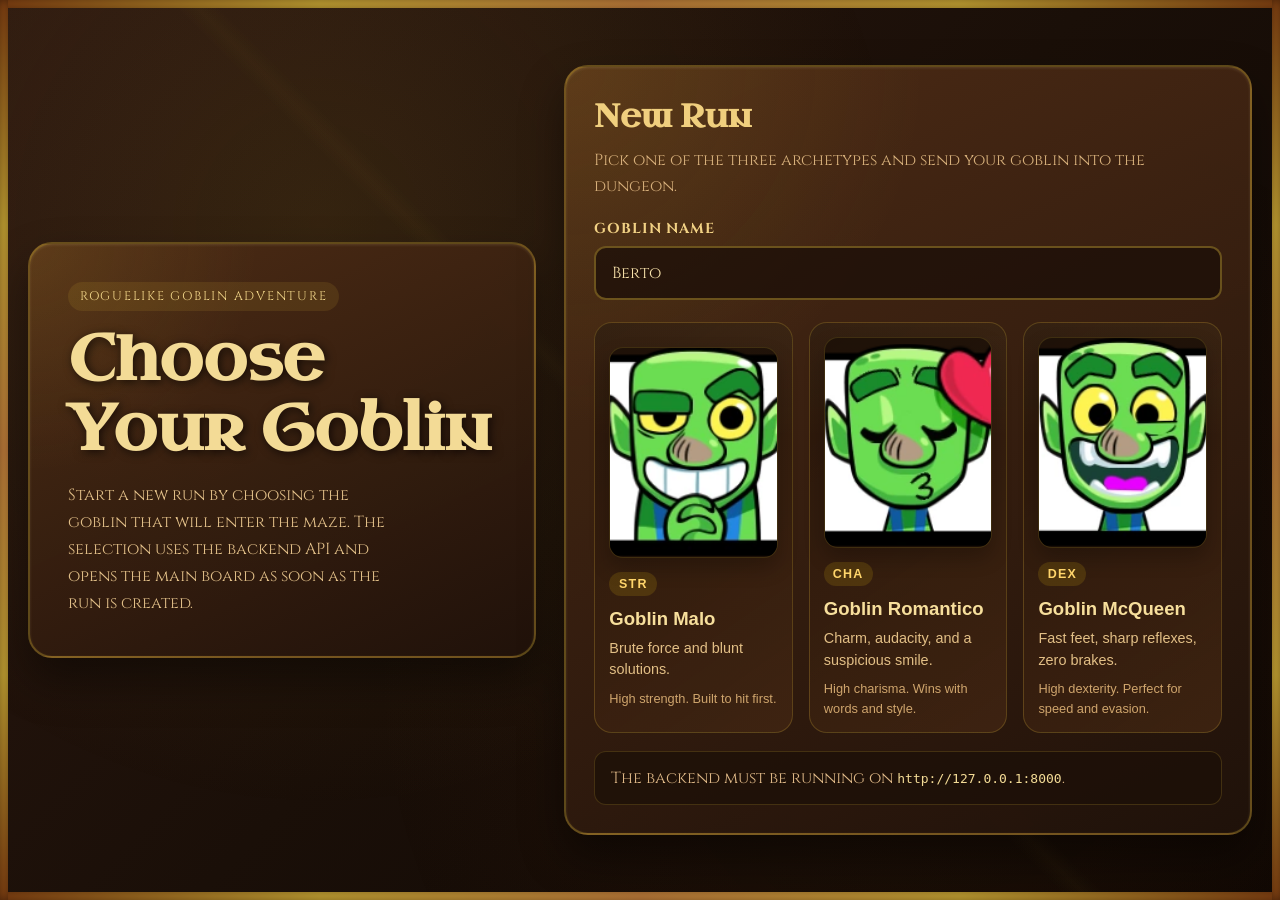
<file: frontend/index.html>
<!DOCTYPE html>
<html lang="en">
<head>
    <meta charset="UTF-8">
    <meta name="viewport" content="width=device-width, initial-scale=1.0">
    <title>Goblins y Mazmorras</title>
    <link rel="preconnect" href="https://fonts.googleapis.com">
    <link rel="preconnect" href="https://fonts.gstatic.com" crossorigin>
    <link href="https://fonts.googleapis.com/css2?family=Cinzel:wght@400;600;700&family=Uncial+Antiqua&display=swap" rel="stylesheet">
    <link rel="stylesheet" href="style.css">
</head>
<body>
    <div class="game-overlay">
        <div class="title-banner">
            <h1 class="game-title">Goblins y Mazmorras</h1>
            <div class="subtitle">Journey to the Inner Sanctum</div>
        </div>
        
        <div class="game-info">
            <div class="info-panel">
                <div class="panel-title">Quest Log</div>
                <div class="quest-text">Find the doors to breach the fortified walls</div>
            </div>
            
            <div class="stats-panel">
                <div class="panel-title">Goblin Stats</div>
                <div class="goblin-profile">
                    <img id="chosenGoblinPortrait" class="goblin-profile-image" src="../src/GoblinRomantico.webp" alt="Goblin elegido">
                    <div class="goblin-profile-copy">
                        <div class="goblin-profile-label">Aventurero actual</div>
                        <div class="goblin-profile-name" id="chosenGoblinName">Goblin Aventurero</div>
                    </div>
                </div>
                <div class="stats-container">
                    <div class="stat-item">
                        <span class="stat-icon">💪</span>
                        <span class="stat-label">Fuerza:</span>
                        <span class="stat-value" id="statFuerza">-</span>
                    </div>
                    <div class="stat-item">
                        <span class="stat-icon">🗣️</span>
                        <span class="stat-label">Carisma:</span>
                        <span class="stat-value" id="statCarisma">-</span>
                    </div>
                    <div class="stat-item">
                        <span class="stat-icon">⚡</span>
                        <span class="stat-label">Destreza:</span>
                        <span class="stat-value" id="statDestreza">-</span>
                    </div>
                    <div class="stat-item">
                        <span class="stat-icon">❤️</span>
                        <span class="stat-label">HP:</span>
                        <span class="stat-value" id="statHP">-</span>
                    </div>
                </div>
                <button id="newRunBtn" class="new-run-btn">Nueva Partida</button>
            </div>
        </div>

        <button id="inventoryButton" class="inventory-button" type="button">Inventario</button>
    </div>
    
    <canvas id="gameCanvas"></canvas>

    <div id="inventoryModal" class="inventory-modal hidden">
        <div class="inventory-panel">
            <div class="inventory-header">
                <h3>Inventario</h3>
                <button id="closeInventoryBtn" class="close-btn" type="button">×</button>
            </div>
            <div id="inventoryStatus" class="inventory-status">Cargando inventario...</div>
            <section class="equipped-panel">
                <h4 class="equipped-title">Equipado</h4>
                <div id="equippedList" class="equipped-list"></div>
            </section>
            <div id="inventoryList" class="inventory-list"></div>
        </div>
    </div>
    
    <!-- Event Chat Modal -->
    <div id="eventChatModal" class="chat-modal hidden">
        <div class="chat-container">
            <div class="chat-header">
                <h3>Game Master</h3>
                <button id="closeChatBtn" class="close-btn">×</button>
            </div>
            <div class="event-stats-panel" id="eventStatsPanel">
                <div class="goblin-stats">
                    <h4>Goblin Stats</h4>
                    <div class="stats-row">
                        <div class="stat-item">
                            <span class="stat-icon">💪</span>
                            <span class="stat-label">Fuerza:</span>
                            <span class="stat-value" id="goblinStrength">0</span>
                        </div>
                        <div class="stat-item">
                            <span class="stat-icon">💬</span>
                            <span class="stat-label">Carisma:</span>
                            <span class="stat-value" id="goblinCharisma">0</span>
                        </div>
                        <div class="stat-item">
                            <span class="stat-icon">⚡</span>
                            <span class="stat-label">Destreza:</span>
                            <span class="stat-value" id="goblinAgility">0</span>
                        </div>
                    </div>
                </div>
                <div class="event-requirements" id="eventRequirements">
                    <h4>Requirements</h4>
                    <div class="requirement-bars">
                        <div class="requirement-bar" id="strengthReq">
                            <div class="req-label">
                                <span class="req-icon">💪</span>
                                <span class="req-text">Fuerza</span>
                                <span class="req-value">0/0</span>
                            </div>
                            <div class="req-progress">
                                <div class="req-fill"></div>
                            </div>
                        </div>
                        <div class="requirement-bar" id="charismaReq">
                            <div class="req-label">
                                <span class="req-icon">💬</span>
                                <span class="req-text">Carisma</span>
                                <span class="req-value">0/0</span>
                            </div>
                            <div class="req-progress">
                                <div class="req-fill"></div>
                            </div>
                        </div>
                        <div class="requirement-bar" id="agilityReq">
                            <div class="req-label">
                                <span class="req-icon">⚡</span>
                                <span class="req-text">Destreza</span>
                                <span class="req-value">0/0</span>
                            </div>
                            <div class="req-progress">
                                <div class="req-fill"></div>
                            </div>
                        </div>
                    </div>
                </div>
            </div>
            <div class="chat-messages" id="chatMessages">
                <!-- Messages will be added here dynamically -->
            </div>
            <div class="chat-input-area">
                <input type="text" id="chatInput" placeholder="¿Qué haces?" maxlength="200">
                <button id="sendChatBtn">Enviar</button>
            </div>
            <div class="chat-loading hidden" id="chatLoading">
                <div class="loading-spinner"></div>
                <span>Evaluando tu acción...</span>
            </div>
        </div>
    </div>
    
    <div class="medieval-border top"></div>
    <div class="medieval-border bottom"></div>
    <div class="medieval-border left"></div>
    <div class="medieval-border right"></div>
    
    <script src="config.js"></script>
    <script src="game.js"></script>
</body>
</html>
</file>
<file: frontend/style.css>
/* Medieval Theme Styles */
* {
    margin: 0;
    padding: 0;
    box-sizing: border-box;
}

body {
    font-family: 'Cinzel', serif;
    background: linear-gradient(135deg, #2c1810 0%, #1a0f08 50%, #0d0704 100%);
    background-attachment: fixed;
    overflow: hidden;
    position: relative;
    color: #d4af37;
}

body.start-screen {
    overflow: auto;
}

/* Parchment texture overlay */
body::before {
    content: '';
    position: fixed;
    top: 0;
    left: 0;
    width: 100%;
    height: 100%;
    background-image: 
        radial-gradient(circle at 25% 25%, rgba(212, 175, 55, 0.1) 0%, transparent 50%),
        radial-gradient(circle at 75% 75%, rgba(139, 69, 19, 0.1) 0%, transparent 50%),
        linear-gradient(45deg, transparent 49%, rgba(212, 175, 55, 0.03) 50%, transparent 51%);
    pointer-events: none;
    z-index: 1;
}

#gameCanvas {
    display: block;
    cursor: crosshair;
    position: relative;
    z-index: 2;
    border-radius: 8px;
    box-shadow: 
        inset 0 0 50px rgba(0, 0, 0, 0.5),
        0 0 30px rgba(212, 175, 55, 0.3);
}

/* Medieval Borders */
.medieval-border {
    position: fixed;
    background: linear-gradient(45deg, #8b4513, #d4af37, #8b4513);
    z-index: 3;
    box-shadow: inset 0 0 10px rgba(0, 0, 0, 0.5);
}

.medieval-border.top {
    top: 0;
    left: 0;
    right: 0;
    height: 8px;
    background: linear-gradient(to right, #8b4513, #d4af37, #cd853f, #d4af37, #8b4513);
}

.medieval-border.bottom {
    bottom: 0;
    left: 0;
    right: 0;
    height: 8px;
    background: linear-gradient(to right, #8b4513, #d4af37, #cd853f, #d4af37, #8b4513);
}

.medieval-border.left {
    top: 0;
    bottom: 0;
    left: 0;
    width: 8px;
    background: linear-gradient(to bottom, #8b4513, #d4af37, #cd853f, #d4af37, #8b4513);
}

.medieval-border.right {
    top: 0;
    bottom: 0;
    right: 0;
    width: 8px;
    background: linear-gradient(to bottom, #8b4513, #d4af37, #cd853f, #d4af37, #8b4513);
}

/* Game Overlay */
.game-overlay {
    position: fixed;
    top: 20px;
    left: 20px;
    right: 20px;
    z-index: 4;
    pointer-events: none;
}

.title-banner {
    text-align: center;
    margin-bottom: 20px;
    background: linear-gradient(135deg, rgba(139, 69, 19, 0.9), rgba(160, 82, 45, 0.9));
    border: 3px solid #d4af37;
    border-radius: 15px;
    padding: 15px 30px;
    box-shadow: 
        0 8px 32px rgba(0, 0, 0, 0.6),
        inset 0 2px 4px rgba(212, 175, 55, 0.3);
    backdrop-filter: blur(5px);
}

.game-title {
    font-family: 'Uncial Antiqua', cursive;
    font-size: 2.5rem;
    color: #d4af37;
    text-shadow: 
        2px 2px 4px rgba(0, 0, 0, 0.8),
        0 0 10px rgba(212, 175, 55, 0.5);
    margin-bottom: 5px;
    letter-spacing: 2px;
}

.subtitle {
    font-size: 1rem;
    color: #cd853f;
    font-style: italic;
    text-shadow: 1px 1px 2px rgba(0, 0, 0, 0.8);
    letter-spacing: 1px;
}

.game-info {
    position: fixed;
    top: 120px;
    right: 20px;
    width: 280px;
    pointer-events: auto;
}

.info-panel {
    background: linear-gradient(135deg, rgba(139, 69, 19, 0.95), rgba(101, 67, 33, 0.95));
    border: 2px solid #d4af37;
    border-radius: 10px;
    padding: 15px;
    box-shadow: 
        0 6px 20px rgba(0, 0, 0, 0.6),
        inset 0 1px 3px rgba(212, 175, 55, 0.2);
    backdrop-filter: blur(3px);
    pointer-events: auto;
}

.panel-title {
    font-size: 1.1rem;
    font-weight: 600;
    color: #d4af37;
    text-align: center;
    margin-bottom: 10px;
    text-shadow: 1px 1px 2px rgba(0, 0, 0, 0.8);
    border-bottom: 1px solid rgba(212, 175, 55, 0.3);
    padding-bottom: 5px;
}

.quest-text {
    font-size: 0.9rem;
    color: #deb887;
    line-height: 1.4;
    text-shadow: 1px 1px 1px rgba(0, 0, 0, 0.6);
}

/* Start Screen */
.start-shell {
    position: relative;
    z-index: 2;
    min-height: 100vh;
    padding: 48px 28px;
    display: grid;
    grid-template-columns: minmax(280px, 0.85fr) minmax(420px, 1.15fr);
    gap: 28px;
    align-items: center;
}

.start-hero,
.start-panel {
    border: 2px solid rgba(212, 175, 55, 0.34);
    border-radius: 24px;
    background:
        radial-gradient(circle at top left, rgba(212, 175, 55, 0.12), transparent 35%),
        linear-gradient(155deg, rgba(79, 45, 22, 0.95), rgba(32, 18, 10, 0.97));
    box-shadow:
        0 22px 44px rgba(0, 0, 0, 0.42),
        inset 0 1px 3px rgba(255, 230, 160, 0.14);
}

.start-hero {
    padding: 38px;
}

.start-kicker {
    display: inline-block;
    margin-bottom: 14px;
    padding: 6px 12px;
    border-radius: 999px;
    background: rgba(212, 175, 55, 0.12);
    color: #f5d98b;
    font-size: 0.78rem;
    letter-spacing: 0.14em;
    text-transform: uppercase;
}

.start-title {
    font-family: 'Uncial Antiqua', cursive;
    font-size: clamp(2.3rem, 5vw, 4.2rem);
    line-height: 1.08;
    margin-bottom: 18px;
    color: #f3db96;
    text-shadow: 2px 2px 10px rgba(0, 0, 0, 0.65);
}

.start-copy {
    max-width: 34ch;
    color: #e1bf88;
    font-size: 1rem;
    line-height: 1.7;
}

.start-panel {
    padding: 28px;
}

.start-panel-header {
    margin-bottom: 20px;
}

.start-panel-title {
    margin-bottom: 10px;
    font-family: 'Uncial Antiqua', cursive;
    font-size: 2rem;
    color: #f0cf7e;
}

.start-panel-subtitle {
    color: #d7b07b;
    line-height: 1.6;
}

.start-label {
    display: block;
    margin-bottom: 8px;
    color: #f1d184;
    font-size: 0.9rem;
    font-weight: 700;
    letter-spacing: 0.06em;
    text-transform: uppercase;
}

.start-input {
    width: 100%;
    margin-bottom: 22px;
    padding: 14px 16px;
    border: 2px solid rgba(212, 175, 55, 0.4);
    border-radius: 12px;
    background: rgba(28, 15, 8, 0.76);
    color: #f8e2aa;
    font-family: 'Cinzel', serif;
    font-size: 1rem;
    outline: none;
    transition: border-color 0.2s ease, box-shadow 0.2s ease;
}

.start-input:focus {
    border-color: #f1c40f;
    box-shadow: 0 0 0 4px rgba(241, 196, 15, 0.12);
}

.character-grid {
    display: grid;
    grid-template-columns: repeat(3, minmax(0, 1fr));
    gap: 16px;
}

.character-card {
    text-align: left;
    padding: 14px;
    border: 1px solid rgba(212, 175, 55, 0.24);
    border-radius: 18px;
    background:
        linear-gradient(180deg, rgba(255, 220, 140, 0.05), transparent 28%),
        linear-gradient(145deg, rgba(40, 22, 10, 0.92), rgba(68, 39, 19, 0.74));
    color: inherit;
    cursor: pointer;
    transition: transform 0.2s ease, border-color 0.2s ease, box-shadow 0.2s ease;
}

.character-card:hover {
    transform: translateY(-4px);
    border-color: rgba(241, 196, 15, 0.65);
    box-shadow: 0 14px 26px rgba(0, 0, 0, 0.28);
}

.character-card:disabled {
    cursor: progress;
    opacity: 0.75;
}

.character-card.is-loading {
    transform: none;
}

.character-art {
    display: block;
    width: 100%;
    aspect-ratio: 4 / 5;
    object-fit: cover;
    object-position: center top;
    border-radius: 14px;
    margin-bottom: 14px;
    border: 1px solid rgba(212, 175, 55, 0.18);
    box-shadow: 0 10px 20px rgba(0, 0, 0, 0.24);
    background: rgba(20, 11, 5, 0.65);
}

.character-badge {
    display: inline-flex;
    align-items: center;
    justify-content: center;
    min-width: 48px;
    padding: 5px 9px;
    border-radius: 999px;
    margin-bottom: 12px;
    background: rgba(241, 196, 15, 0.14);
    color: #ffd56b;
    font-size: 0.78rem;
    font-weight: 700;
    letter-spacing: 0.1em;
}

.character-name {
    color: #f7df9c;
    font-size: 1.16rem;
    margin-bottom: 8px;
}

.character-tagline {
    color: #e2bf86;
    font-size: 0.9rem;
    line-height: 1.5;
    margin-bottom: 8px;
}

.character-stats {
    color: #cfa56d;
    font-size: 0.8rem;
    line-height: 1.5;
}

.start-status {
    margin-top: 18px;
    padding: 14px 16px;
    border-radius: 12px;
    background: rgba(28, 16, 8, 0.72);
    border: 1px solid rgba(212, 175, 55, 0.2);
    color: #deb887;
    line-height: 1.5;
}

.start-status code {
    color: #f3db96;
}

.start-status.is-error {
    color: #f5b7b1;
    border-color: rgba(231, 76, 60, 0.35);
}

.start-status.is-success {
    color: #d8c28a;
}

/* Stats Panel */
.stats-panel {
    background: linear-gradient(135deg, rgba(139, 69, 19, 0.95), rgba(101, 67, 33, 0.95));
    border: 2px solid #d4af37;
    border-radius: 10px;
    padding: 15px;
    margin-top: 15px;
    box-shadow: 
        0 6px 20px rgba(0, 0, 0, 0.6),
        inset 0 1px 3px rgba(212, 175, 55, 0.2);
    backdrop-filter: blur(3px);
    pointer-events: auto;
}

.goblin-profile {
    display: grid;
    grid-template-columns: 72px 1fr;
    gap: 12px;
    align-items: center;
    margin-bottom: 14px;
    padding: 10px;
    border: 1px solid rgba(212, 175, 55, 0.22);
    border-radius: 12px;
    background:
        radial-gradient(circle at top left, rgba(255, 222, 148, 0.12), transparent 40%),
        rgba(48, 26, 12, 0.72);
}

.goblin-profile-image {
    display: block;
    width: 72px;
    height: 72px;
    object-fit: cover;
    object-position: center top;
    border-radius: 14px;
    border: 2px solid rgba(212, 175, 55, 0.5);
    box-shadow: 0 8px 18px rgba(0, 0, 0, 0.32);
    background: rgba(20, 11, 5, 0.7);
}

.goblin-profile-copy {
    min-width: 0;
}

.goblin-profile-label {
    color: #cfa56d;
    font-size: 0.72rem;
    text-transform: uppercase;
    letter-spacing: 0.08em;
    margin-bottom: 4px;
}

.goblin-profile-name {
    color: #f5deb0;
    font-size: 1rem;
    font-weight: 700;
    line-height: 1.3;
    text-shadow: 1px 1px 2px rgba(0, 0, 0, 0.75);
    overflow-wrap: anywhere;
}

.inventory-button {
    position: fixed;
    left: 20px;
    top: 120px;
    z-index: 5;
    pointer-events: auto;
    padding: 12px 18px;
    border: 2px solid #d4af37;
    border-radius: 10px;
    background: linear-gradient(135deg, rgba(139, 69, 19, 0.96), rgba(101, 67, 33, 0.96));
    color: #f6deb0;
    font-family: 'Cinzel', serif;
    font-weight: 700;
    letter-spacing: 0.3px;
    cursor: pointer;
    box-shadow:
        0 6px 20px rgba(0, 0, 0, 0.55),
        inset 0 1px 2px rgba(212, 175, 55, 0.25);
    transition: transform 0.2s ease, box-shadow 0.2s ease, background 0.2s ease;
}

.inventory-button:hover {
    transform: translateY(-1px);
    background: linear-gradient(135deg, rgba(160, 82, 45, 0.98), rgba(139, 69, 19, 0.98));
    box-shadow:
        0 8px 24px rgba(0, 0, 0, 0.62),
        inset 0 1px 2px rgba(212, 175, 55, 0.35);
}

.inventory-button:active {
    transform: translateY(0);
}

.inventory-modal {
    position: fixed;
    inset: 0;
    z-index: 1200;
    display: flex;
    justify-content: center;
    align-items: center;
    padding: 24px;
    background: rgba(7, 4, 2, 0.78);
    backdrop-filter: blur(6px);
}

.inventory-modal.hidden {
    display: none;
}

.inventory-panel {
    width: min(92vw, 760px);
    max-height: 82vh;
    overflow: auto;
    padding: 20px;
    border-radius: 16px;
    border: 3px solid #d4af37;
    background: linear-gradient(135deg, rgba(139, 69, 19, 0.97), rgba(101, 67, 33, 0.97));
    box-shadow:
        0 18px 50px rgba(0, 0, 0, 0.72),
        inset 0 1px 3px rgba(212, 175, 55, 0.25);
}

.inventory-header {
    display: flex;
    justify-content: space-between;
    align-items: center;
    gap: 12px;
    margin-bottom: 12px;
}

.inventory-header h3 {
    margin: 0;
    color: #d4af37;
    font-size: 1.2rem;
}

.inventory-status {
    margin-bottom: 10px;
    color: #deb887;
}

.inventory-status.is-error {
    color: #ffb3b3;
}

.inventory-list {
    display: grid;
    gap: 12px;
}

.inventory-item {
    padding: 14px;
    border-radius: 12px;
    background: rgba(44, 24, 16, 0.46);
    border: 1px solid rgba(212, 175, 55, 0.18);
}

.inventory-item-title {
    display: flex;
    justify-content: space-between;
    align-items: center;
    gap: 12px;
    margin-bottom: 6px;
}

.inventory-item-name {
    color: #f6deb0;
    font-weight: 700;
}

.inventory-item-qty {
    color: #d4af37;
    font-size: 0.9rem;
}

.inventory-item-meta,
.inventory-item-description,
.inventory-item-stats {
    color: #deb887;
    font-size: 0.9rem;
    margin-top: 5px;
}

.stats-container {
    display: flex;
    flex-direction: column;
    gap: 8px;
}

.stat-item {
    display: flex;
    align-items: center;
    gap: 8px;
    padding: 5px 0;
}

.stat-icon {
    font-size: 1.1rem;
    width: 20px;
    text-align: center;
}

.stat-label {
    font-size: 0.9rem;
    color: #deb887;
    flex: 1;
    text-shadow: 1px 1px 1px rgba(0, 0, 0, 0.6);
}

.stat-value {
    font-size: 0.9rem;
    color: #d4af37;
    font-weight: 600;
    text-shadow: 1px 1px 1px rgba(0, 0, 0, 0.8);
    min-width: 30px;
    text-align: right;
}

/* Responsive Design */
@media (max-width: 768px) {
    .start-shell {
        grid-template-columns: 1fr;
        padding: 32px 18px 48px;
    }

    .start-hero,
    .start-panel {
        padding: 24px;
    }

    .character-grid {
        grid-template-columns: 1fr;
    }

    .game-title {
        font-size: 1.8rem;
    }
    
    .title-banner {
        padding: 10px 20px;
    }
    
    .game-info {
        position: fixed;
        bottom: 20px;
        right: 20px;
        left: 20px;
        width: auto;
    }

    .inventory-button {
        top: auto;
        bottom: 132px;
        left: 20px;
    }

    .goblin-profile {
        grid-template-columns: 60px 1fr;
        gap: 10px;
    }

    .goblin-profile-image {
        width: 60px;
        height: 60px;
    }
    
    .info-panel {
        padding: 12px;
    }

    .inventory-modal {
        justify-content: center;
        align-items: flex-end;
        padding: 16px;
    }

    .inventory-panel {
        width: 100%;
        max-height: 72vh;
    }
}

.inventory-item-actions {
    display: flex;
    justify-content: flex-end;
    margin-top: 12px;
}

.equipped-panel {
    margin: 12px 0 18px;
    padding: 14px;
    border: 1px solid rgba(212, 175, 55, 0.35);
    border-radius: 12px;
    background: linear-gradient(135deg, rgba(101, 67, 33, 0.35), rgba(139, 69, 19, 0.25));
    box-shadow: inset 0 1px 3px rgba(212, 175, 55, 0.08);
}

.equipped-title {
    margin: 0 0 10px;
    color: #d4af37;
    font-family: 'Cinzel', serif;
    font-size: 0.95rem;
}

.equipped-list {
    display: grid;
    gap: 10px;
}

.equipped-item {
    padding: 10px 12px;
    border-radius: 10px;
    background: rgba(44, 24, 16, 0.42);
    border: 1px solid rgba(212, 175, 55, 0.18);
}

.equipped-item-header {
    display: flex;
    justify-content: space-between;
    gap: 10px;
    margin-bottom: 6px;
}

.equipped-item-name {
    color: #f6deb0;
    font-weight: 600;
}

.equipped-item-slot {
    color: #d4af37;
    font-size: 0.8rem;
    text-transform: capitalize;
}

.equipped-item-stats {
    color: #deb887;
    font-size: 0.85rem;
}

.equipped-empty {
    color: rgba(222, 184, 135, 0.85);
    font-style: italic;
}

.inventory-equip-btn {
    padding: 8px 14px;
    background: linear-gradient(135deg, #d4af37, #cd853f);
    border: none;
    border-radius: 8px;
    color: #2c1810;
    font-family: 'Cinzel', serif;
    font-weight: 600;
    cursor: pointer;
    transition: all 0.2s ease;
}

.inventory-equip-btn:hover {
    background: linear-gradient(135deg, #f1c40f, #d4af37);
    transform: translateY(-1px);
    box-shadow: 0 4px 12px rgba(212, 175, 55, 0.35);
}

.inventory-equip-btn:disabled {
    opacity: 0.6;
    cursor: not-allowed;
    transform: none;
    box-shadow: none;
}

/* Subtle animations */
.title-banner {
    animation: glow 3s ease-in-out infinite alternate;
}

@keyframes glow {
    from {
        box-shadow: 
            0 8px 32px rgba(0, 0, 0, 0.6),
            inset 0 2px 4px rgba(212, 175, 55, 0.3);
    }
    to {
        box-shadow: 
            0 8px 32px rgba(0, 0, 0, 0.6),
            inset 0 2px 4px rgba(212, 175, 55, 0.5),
            0 0 20px rgba(212, 175, 55, 0.2);
    }
}

/* Chat Modal Styles */
.chat-modal {
    position: fixed;
    top: 0;
    left: 0;
    width: 100%;
    height: 100%;
    background: rgba(0, 0, 0, 0.8);
    display: flex;
    justify-content: center;
    align-items: center;
    z-index: 1000;
    backdrop-filter: blur(5px);
}

.chat-modal.hidden {
    display: none;
}

.chat-container {
    background: linear-gradient(135deg, rgba(139, 69, 19, 0.95), rgba(101, 67, 33, 0.95));
    border: 3px solid #d4af37;
    border-radius: 15px;
    width: 90%;
    max-width: 500px;
    max-height: 80vh;
    box-shadow: 
        0 10px 40px rgba(0, 0, 0, 0.8),
        inset 0 2px 4px rgba(212, 175, 55, 0.3);
    backdrop-filter: blur(10px);
    display: flex;
    flex-direction: column;
}

.chat-header {
    padding: 15px 20px;
    border-bottom: 2px solid rgba(212, 175, 55, 0.3);
    display: flex;
    justify-content: space-between;
    align-items: center;
}

.chat-header h3 {
    color: #d4af37;
    font-size: 1.3rem;
    text-shadow: 1px 1px 2px rgba(0, 0, 0, 0.8);
    margin: 0;
}

.close-btn {
    background: none;
    border: none;
    color: #d4af37;
    font-size: 1.5rem;
    cursor: pointer;
    padding: 5px 10px;
    border-radius: 5px;
    transition: all 0.3s ease;
}

.close-btn:hover {
    background: rgba(212, 175, 55, 0.2);
    transform: scale(1.1);
}

.chat-messages {
    flex: 1;
    padding: 20px;
    overflow-y: auto;
    max-height: 300px;
    min-height: 150px;
}

.message {
    margin-bottom: 15px;
    padding: 12px 15px;
    border-radius: 10px;
    line-height: 1.4;
    word-wrap: break-word;
}

.message.gm {
    background: linear-gradient(135deg, rgba(212, 175, 55, 0.2), rgba(205, 133, 63, 0.2));
    border-left: 4px solid #d4af37;
    color: #deb887;
    text-shadow: 1px 1px 1px rgba(0, 0, 0, 0.6);
}

.message.player {
    background: linear-gradient(135deg, rgba(142, 68, 173, 0.3), rgba(155, 89, 182, 0.3));
    border-left: 4px solid #9b59b6;
    color: #e8d5ff;
    text-shadow: 1px 1px 1px rgba(0, 0, 0, 0.6);
    margin-left: 20px;
}

.message.result {
    background: linear-gradient(135deg, rgba(46, 125, 50, 0.3), rgba(76, 175, 80, 0.3));
    border-left: 4px solid #4caf50;
    color: #c8e6c9;
    text-shadow: 1px 1px 1px rgba(0, 0, 0, 0.6);
    font-weight: 600;
}

.chat-input-area {
    padding: 15px 20px;
    border-top: 2px solid rgba(212, 175, 55, 0.3);
    display: flex;
    gap: 10px;
}

#chatInput {
    flex: 1;
    padding: 10px 15px;
    border: 2px solid rgba(212, 175, 55, 0.5);
    border-radius: 8px;
    background: rgba(139, 69, 19, 0.3);
    color: #deb887;
    font-family: 'Cinzel', serif;
    font-size: 0.9rem;
    outline: none;
    transition: all 0.3s ease;
}

#chatInput:focus {
    border-color: #d4af37;
    background: rgba(139, 69, 19, 0.5);
    box-shadow: 0 0 10px rgba(212, 175, 55, 0.3);
}

#chatInput::placeholder {
    color: rgba(222, 184, 135, 0.6);
    font-style: italic;
}

#sendChatBtn {
    padding: 10px 20px;
    background: linear-gradient(135deg, #d4af37, #cd853f);
    border: none;
    border-radius: 8px;
    color: #2c1810;
    font-family: 'Cinzel', serif;
    font-weight: 600;
    cursor: pointer;
    transition: all 0.3s ease;
    text-shadow: 1px 1px 1px rgba(0, 0, 0, 0.3);
}

#sendChatBtn:hover {
    background: linear-gradient(135deg, #f1c40f, #d4af37);
    transform: translateY(-2px);
    box-shadow: 0 4px 12px rgba(212, 175, 55, 0.4);
}

#sendChatBtn:disabled {
    opacity: 0.5;
    cursor: not-allowed;
    transform: none;
}

.chat-loading {
    padding: 15px 20px;
    text-align: center;
    border-top: 2px solid rgba(212, 175, 55, 0.3);
    display: flex;
    align-items: center;
    justify-content: center;
    gap: 10px;
    color: #deb887;
    font-style: italic;
}

.chat-loading.hidden {
    display: none;
}

.loading-spinner {
    width: 20px;
    height: 20px;
    border: 2px solid rgba(212, 175, 55, 0.3);
    border-top: 2px solid #d4af37;
    border-radius: 50%;
    animation: spin 1s linear infinite;
}

@keyframes spin {
    0% { transform: rotate(0deg); }
    100% { transform: rotate(360deg); }
}

/* Event Stats Panel */
.event-stats-panel {
    padding: 8px 15px;
    border-bottom: 1px solid rgba(212, 175, 55, 0.2);
    background: linear-gradient(135deg, rgba(101, 67, 33, 0.2), rgba(139, 69, 19, 0.2));
}

.goblin-stats h4,
.event-requirements h4 {
    color: #d4af37;
    font-size: 0.8rem;
    margin: 0 0 6px 0;
    text-align: center;
    text-shadow: 1px 1px 2px rgba(0, 0, 0, 0.8);
    opacity: 0.8;
}

.stats-row {
    display: flex;
    justify-content: space-between;
    gap: 6px;
    margin-bottom: 8px;
}

.stat-item {
    display: flex;
    align-items: center;
    gap: 4px;
    background: rgba(139, 69, 19, 0.3);
    padding: 3px 6px;
    border-radius: 4px;
    border: 1px solid rgba(212, 175, 55, 0.2);
    flex: 1;
}

.stat-icon {
    font-size: 0.8rem;
}

.stat-label {
    font-size: 0.7rem;
    color: #deb887;
    font-weight: normal;
    opacity: 0.9;
}

.stat-value {
    font-size: 0.8rem;
    color: #d4af37;
    font-weight: normal;
    margin-left: auto;
    opacity: 0.9;
}

.requirement-bars {
    display: flex;
    flex-direction: column;
    gap: 5px;
}

.requirement-bar {
    background: rgba(139, 69, 19, 0.3);
    border-radius: 6px;
    padding: 5px;
    border: 1px solid rgba(212, 175, 55, 0.2);
}

.req-label {
    display: flex;
    align-items: center;
    gap: 6px;
    margin-bottom: 3px;
}

.req-icon {
    font-size: 0.8rem;
}

.req-text {
    font-size: 0.7rem;
    color: #deb887;
    font-weight: normal;
    flex: 1;
    opacity: 0.9;
}

.req-value {
    font-size: 0.7rem;
    color: #d4af37;
    font-weight: normal;
    opacity: 0.9;
}

.req-progress {
    height: 4px;
    background: rgba(0, 0, 0, 0.2);
    border-radius: 2px;
    overflow: hidden;
}

.req-fill {
    height: 100%;
    background: linear-gradient(90deg, #e74c3c, #f39c12, #27ae60);
    border-radius: 2px;
    transition: width 0.5s ease;
    width: 0%;
}

.req-fill.success {
    background: linear-gradient(90deg, #27ae60, #2ecc71);
}

.req-fill.partial {
    background: linear-gradient(90deg, #f39c12, #e67e22);
}

.req-fill.failed {
    background: linear-gradient(90deg, #e74c3c, #c0392b);
}

.event-requirements.hidden {
    display: none;
}

/* Mobile responsiveness for chat */
@media (max-width: 768px) {
    .start-shell {
        grid-template-columns: 1fr;
        padding: 28px 18px 44px;
    }

    .start-hero,
    .start-panel {
        padding: 22px;
    }

    .character-grid {
        grid-template-columns: 1fr;
    }

    .chat-container {
        width: 95%;
        max-height: 90vh;
    }
    
    .chat-messages {
        max-height: 250px;
    }
    
    .message.player {
        margin-left: 10px;
    }
    
    #chatInput {
        font-size: 16px; /* Prevent zoom on iOS */
    }
    
    .stats-row {
        flex-direction: column;
        gap: 5px;
    }
    
    .stat-item {
        justify-content: space-between;
    }
    
    .event-stats-panel {
        padding: 10px 15px;
    }
}

/* New Run Button */
.new-run-btn {
    width: 100%;
    margin-top: 15px;
    padding: 10px 15px;
    background: linear-gradient(135deg, #d4af37, #cd853f);
    border: 2px solid #8b4513;
    border-radius: 8px;
    color: #2c1810;
    font-family: 'Cinzel', serif;
    font-weight: 600;
    font-size: 0.9rem;
    cursor: pointer;
    transition: all 0.3s ease;
    text-shadow: 1px 1px 1px rgba(0, 0, 0, 0.3);
    box-shadow: 0 4px 8px rgba(0, 0, 0, 0.3);
}

.new-run-btn:hover {
    background: linear-gradient(135deg, #f1c40f, #d4af37);
    transform: translateY(-2px);
    box-shadow: 0 6px 12px rgba(212, 175, 55, 0.4);
}

.new-run-btn:active {
    transform: translateY(0);
    box-shadow: 0 2px 4px rgba(0, 0, 0, 0.3);
}

.new-run-btn:disabled {
    opacity: 0.5;
    cursor: not-allowed;
    transform: none;
}
</file>
